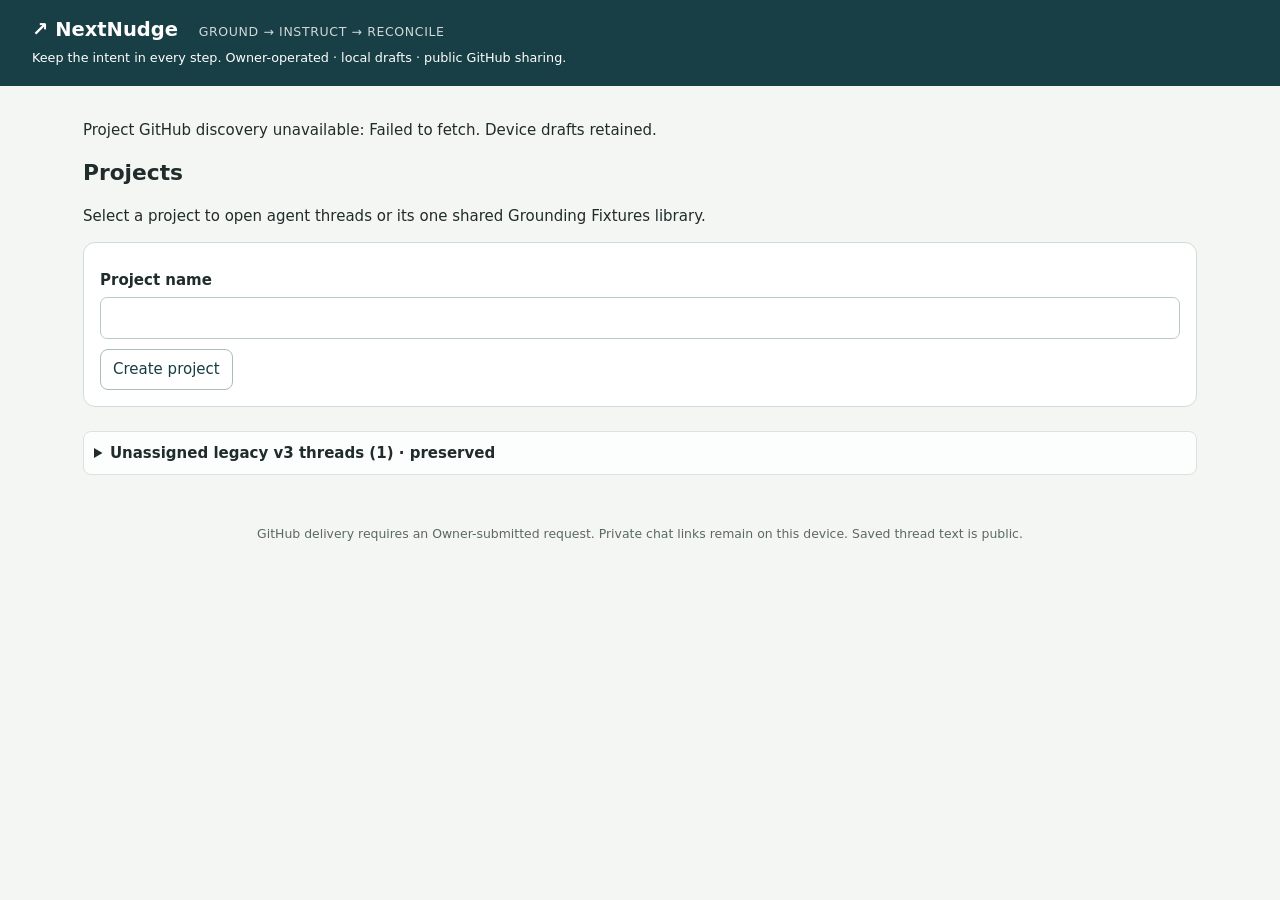
<file: site/nextnudge/index.html>
<!doctype html>
<html lang="en"><head><meta charset="utf-8"><meta name="viewport" content="width=device-width,initial-scale=1">
<title>NextNudge · Owner steering</title><link rel="stylesheet" href="revamp/style.css"></head>
<body><header><div><strong>↗ NextNudge</strong> <small>GROUND → INSTRUCT → RECONCILE</small></div>
<p>Keep the intent in every step. Owner-operated · local drafts · public GitHub sharing.</p></header>
<main><p id="notice" role="status" aria-live="polite"></p><div id="panel"></div></main>
<input id="import-file" type="file" accept=".md,text/markdown" hidden>
<footer>GitHub delivery requires an Owner-submitted request. Private chat links remain on this device. Saved thread text is public.</footer>
<script type="module" src="revamp/app.mjs"></script></body></html>
</file>
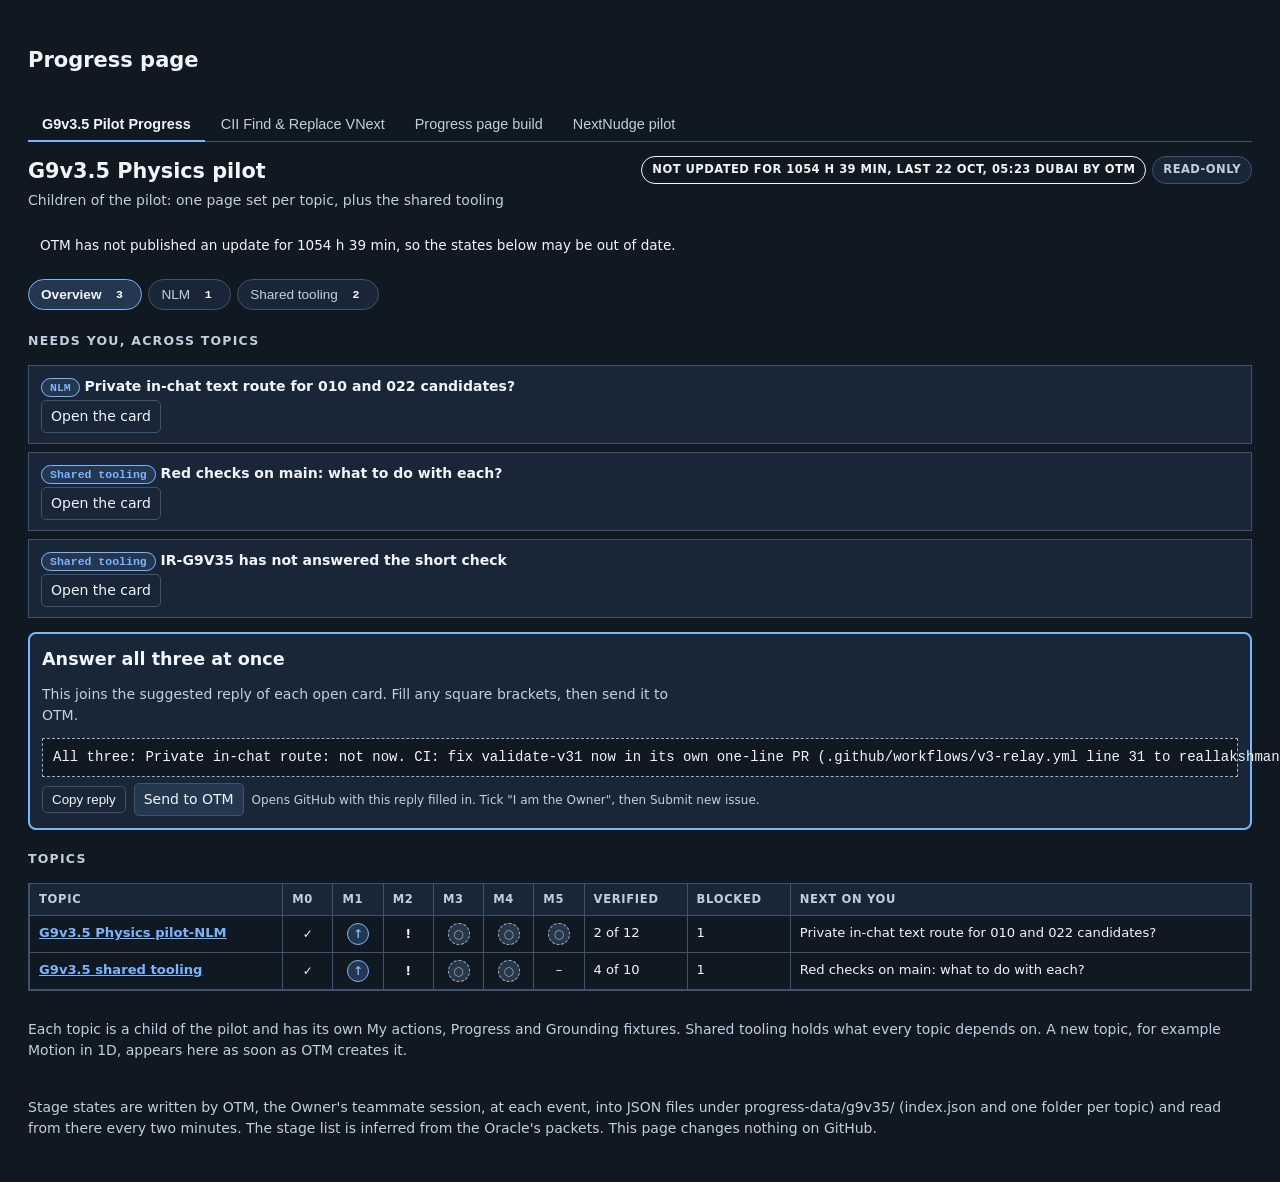
<file: site/progress/index.html>
<!doctype html>
<html lang="en"><head><meta charset="utf-8"><meta name="viewport" content="width=device-width,initial-scale=1">
<title>Progress · Standalone</title><link rel="icon" href="data:,"></head>
<body class="pp-standalone"><main id="app"></main>
<script type="module">
  import {mountProgress} from './viewer.mjs';
  const supplied = new URLSearchParams(location.search).get('data') || '../progress-data';
  const base = new URL(supplied.replace(/\/?$/, '/'), document.baseURI).href.replace(/\/$/,'');
  let stop, serial=0;
  async function draw() {
    const current=++serial;
    if (stop) {stop(); stop=null;}
    const next=await mountProgress(document.querySelector('#app'),{
      base, route: location.hash || '#progress-page', navigate: hash => {location.hash=hash;}
    });
    if(current!==serial) next(); else stop=next;
  }
  window.addEventListener('hashchange',draw); draw();
</script></body></html>
</file>
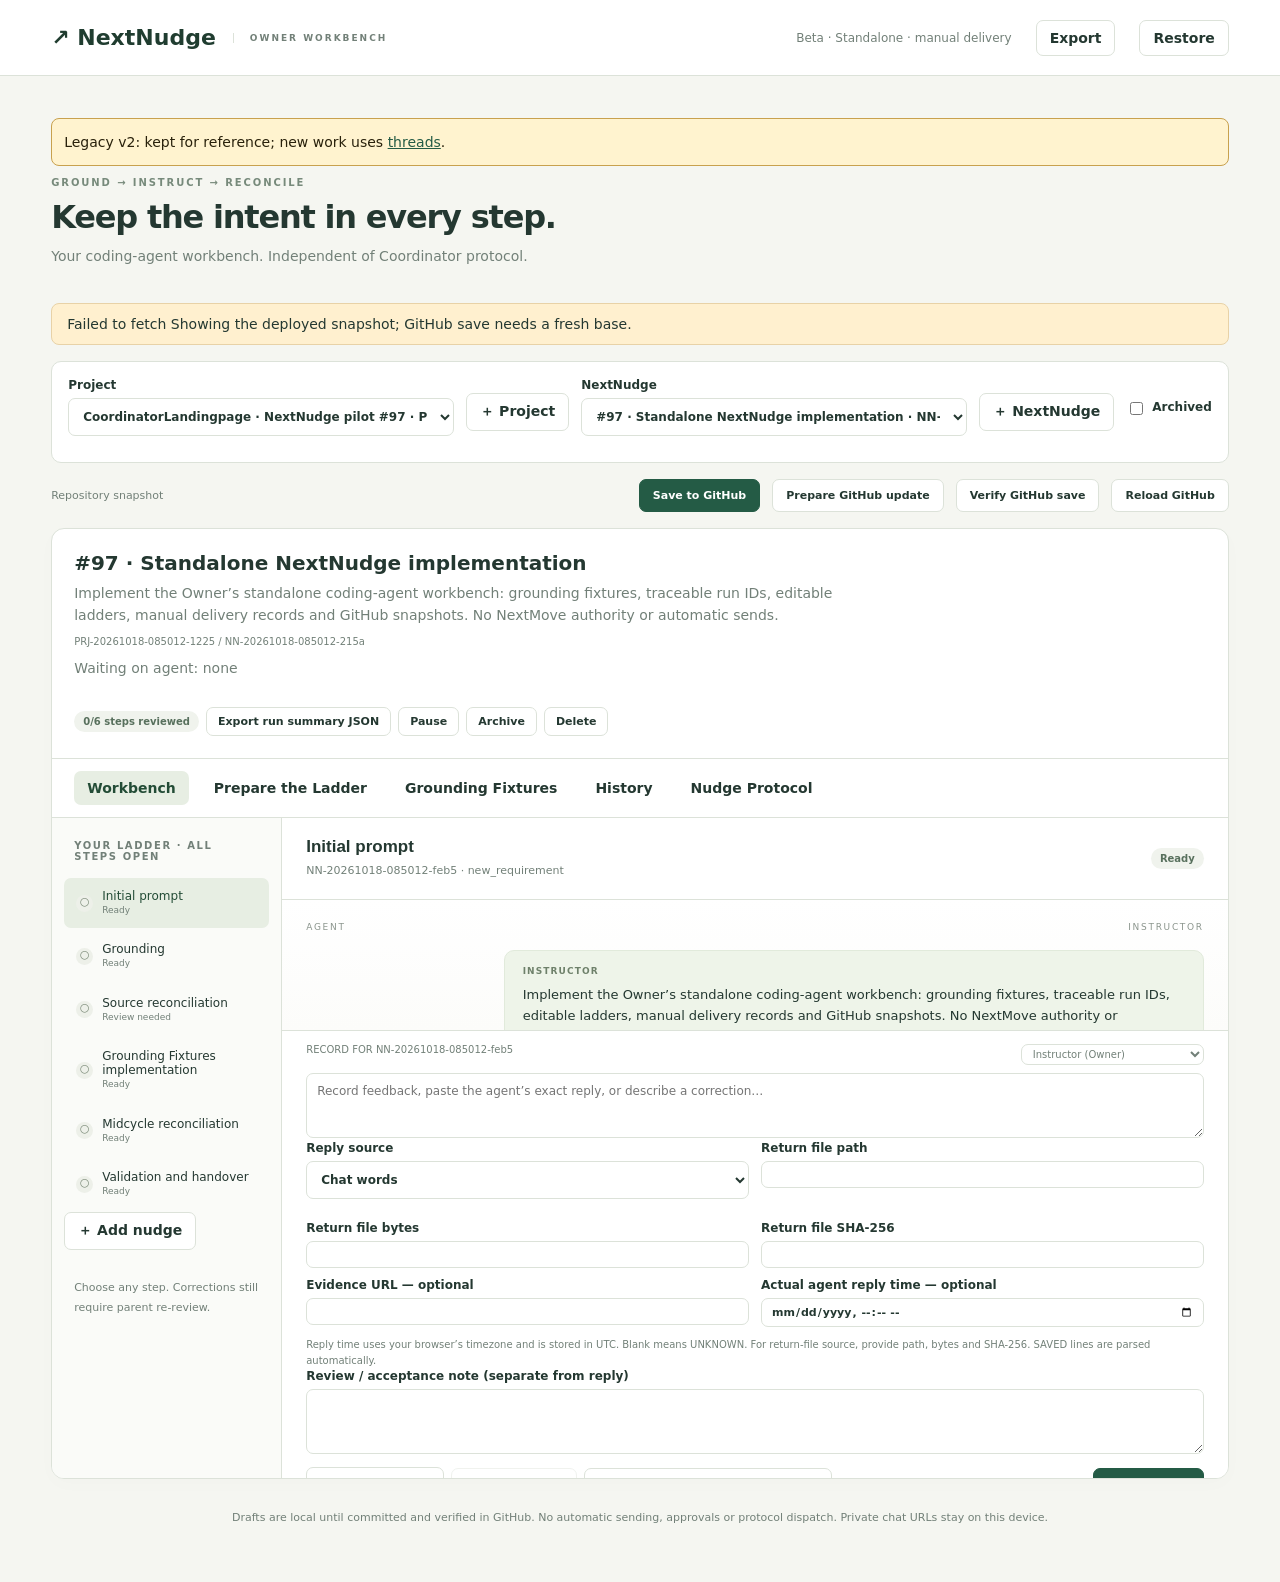
<file: site/nextnudge/v2.html>
<!doctype html>
<html lang="en"><head>
<meta charset="utf-8"><meta name="viewport" content="width=device-width,initial-scale=1">
<title>NextNudge Beta · Owner workbench</title>
<link rel="stylesheet" href="style.css">
</head><body>
<header class="top"><a class="brand" href="#">↗ NextNudge <small>OWNER WORKBENCH</small></a>
<span class="prototype">Beta · Standalone · manual delivery</span><button data-action="export">Export</button><button data-action="restore">Restore</button></header>
<main><p role="note" style="padding:12px;background:#fff3cf;color:#29210b;border:1px solid #c8a14e;border-radius:8px">Legacy v2: kept for reference; new work uses <a href="index.html">threads</a>.</p><div class="intro"><div><span class="eyebrow">GROUND → INSTRUCT → RECONCILE</span><h1>Keep the intent in every step.</h1><p>Your coding-agent workbench. Independent of Coordinator protocol.</p></div></div>
<div id="notice" role="status" aria-live="polite"></div>
<section class="project-bar"><label>Project<select id="project-select" aria-label="Project"></select></label><button data-action="new-project">＋ Project</button>
<label>NextNudge<select id="run-select" aria-label="NextNudge run"></select></label><button data-action="new-run" id="new-run">＋ NextNudge</button><label class="inline"><input id="show-archived" type="checkbox">Archived</label></section>
<section class="sync-bar"><span id="save-state">Loading repository…</span><button class="primary" data-action="github-save">Save to GitHub</button><button data-action="github-prepare">Prepare GitHub update</button><button data-action="github-verify">Verify GitHub save</button><button data-action="github-reload">Reload GitHub</button>
<a id="github-editor" hidden href="https://github.com/reallakshman19/CoordinatorLandingpage/edit/main/site/nextnudge-data/workbench.json" target="_blank" rel="noopener">Open GitHub editor ↗</a><a id="github-save-link" hidden target="_blank" rel="noopener noreferrer">Open prefilled Save issue ↗</a></section><div class="manual-copy"><textarea id="github-manual-json" hidden readonly aria-label="Prepared GitHub JSON for manual copy" rows="6"></textarea><button id="github-manual-select" type="button" data-action="select-github-json" hidden>Select all GitHub JSON</button></div>
<section class="manual-copy" aria-label="Manual chat packet copy"><textarea id="chat-manual-packet" hidden readonly aria-label="Exact NextNudge chat packet for manual copy" rows="8"></textarea><button id="chat-manual-select" type="button" data-action="select-chat-packet" hidden>Select all chat packet</button></section>
<section class="run" id="task"><div id="run-info"></div><nav id="tabs" aria-label="NextNudge sections"></nav><div id="content"></div></section>
<footer>Drafts are local until committed and verified in GitHub. No automatic sending, approvals or protocol dispatch. Private chat URLs stay on this device.</footer>
</main>
<input id="restore-file" type="file" accept="application/json" hidden><input id="profile-file" type="file" accept="application/json" hidden>
<dialog id="create-dialog"><form id="create-form"><h2 id="create-title">Create</h2><label>Name / label<input name="name" required maxlength="300"></label><label id="create-detail">Aim / instruction<textarea name="detail"></textarea></label><div class="actions"><button type="button" id="close-dialog">Cancel</button><button class="primary">Create</button></div></form></dialog>
<script type="module" src="app.mjs"></script>
</body></html>
</file>
<file: site/nextnudge/revamp/style.css>
:root{color-scheme:light dark;font-family:system-ui,-apple-system,sans-serif;font-size:15px;line-height:1.5}
*{box-sizing:border-box}body{margin:0;background:#f4f6f3;color:#202c2b}
[hidden]{display:none !important}
#editor:empty,#seal-host:empty,#composer:empty{display:none}
header{padding:15px clamp(12px,4vw,32px);background:#183f45;color:white}
header strong{font-size:1.3rem}header small{margin-left:16px;letter-spacing:.05em;opacity:.8}
header p{margin:4px 0;font-size:.85rem}
main{max-width:1150px;margin:0 auto;padding:18px}
h2{font-size:1.45rem;margin:8px 0 14px}h3{font-size:1.15rem}
button,a{font:inherit}button{cursor:pointer;border:1px solid #acbcba;background:#fff;color:#163d43;border-radius:8px;padding:8px 12px}
button:hover{background:#e1ecea}button:focus-visible,a:focus-visible,input:focus-visible,textarea:focus-visible,select:focus-visible{outline:3px solid #3487a1;outline-offset:2px}
button.primary{background:#183f45;color:#fff;border-color:#183f45;font-weight:600}
button.primary:hover{background:#276b6d}
button[disabled]{opacity:.45;cursor:not-allowed}
a{color:#145b81}p{overflow-wrap:anywhere}
section,form,.archive{background:white;border:1px solid #d1dcda;border-radius:12px;padding:16px;margin:12px 0}
label{display:block;font-weight:600;margin:10px 0}
input,textarea,select{display:block;width:100%;margin:5px 0;padding:9px;border:1px solid #b9cbc8;border-radius:7px;font:inherit;background:#fff;color:#202c2b}
textarea{resize:vertical;white-space:pre-wrap}
textarea.compact-textarea{min-height:44px;height:44px;resize:vertical}
.actions,.heading{display:flex;gap:9px;align-items:center;flex-wrap:wrap}
.heading h2{flex:1}.thread-list{display:grid;gap:8px}
.thread-row{display:flex;justify-content:space-between;gap:20px;text-align:left}
.thread-row span{color:#4b6668}
.intent{background:#ebf3f1;border-left:5px solid #276b6d;margin:12px 0}
.intent p{margin:6px 0}.intent button{margin-top:8px}
.intent-goal{font-size:1.05rem;font-weight:500}
.intent-meta{font-size:.92rem;color:#274343}
.intent-details{background:rgba(255,255,255,.6);border:1px solid #c7d8d5;margin:8px 0;padding:8px 12px;border-radius:6px}
.intent-details summary{font-weight:600;color:#183f45}
.current{margin-top:18px}
.hold{background:#fef3c7;border:2px solid #b45309;color:#92400e;padding:12px 14px;border-radius:8px;font-weight:600;margin:12px 0}
.hold-badge{display:inline-block;background:#b45309;color:#fff;padding:2px 8px;border-radius:4px;font-size:.85rem}
.grounding-actions,.composer-actions{display:flex;gap:10px;align-items:center;flex-wrap:wrap;margin:10px 0}
.grounding-status,.packet-status{font-size:.9rem;font-weight:600;color:#166534}
.fallback-reply,.thread-utilities{background:#f8faf9;border:1px solid #d1dcda;margin:12px 0;border-radius:8px}
.fallback-reply summary,.thread-utilities summary{color:#183f45}
.review-grid{display:grid;grid-template-columns:1fr 1fr;gap:14px}
.review-grid section{margin:0;min-width:0}
pre{white-space:pre-wrap;overflow-wrap:anywhere;background:#eef3f3;padding:12px;border-radius:7px}
.master-log-list{display:grid;gap:8px}.master-log-item{background:#fbfdfd;border:1px solid #d1dcda;border-radius:9px;padding:12px 15px}.master-log-item p{margin:5px 0}.master-log-item a{font-weight:600}\n#new-thread-error:not(:empty){background:#fff0ee;border:2px solid #bf3636;color:#852323;padding:12px;border-radius:8px;font-weight:600}\n.move-summary:target,.move-summary:focus{outline:3px solid #3487a1;outline-offset:2px}\n#notice:not(:empty){background:#e5f3fa;border:1px solid #9cc8da;border-radius:8px;padding:8px}
#composer{border-left:5px solid #183f45;background:#fafcfb;margin-top:14px}
.small,footer{font-size:.83rem;color:#5b6868}
footer{text-align:center;padding:20px}
.archive iframe{width:100%;height:620px;border:1px solid #c7d5d1;border-radius:7px}
details{background:#fcfdfd;border:1px solid #d9e3e0;padding:10px;margin:12px 0;border-radius:8px}
summary{cursor:pointer;font-weight:600}
@media(prefers-reduced-motion:reduce){*{scroll-behavior:auto !important;transition:none !important}}
.workspace-tabs{display:grid;grid-template-columns:repeat(6,minmax(0,1fr));gap:6px;margin:16px 0}
.workspace-tabs button{text-align:left;padding:10px 12px;border-color:transparent;background:transparent}
.workspace-tabs small{display:block;font-size:.73rem;font-weight:400;color:#526969;margin-top:3px}
.workspace-tabs [aria-current="page"]{background:#183f45;color:white;border-color:#183f45;font-weight:650}
.workspace-tabs [aria-current="page"] small{color:#d5eeeb}
.workspace{border-top:4px solid #276b6d;padding:22px}
.workspace-task{border-top-color:#246daa}.workspace-correction{border-top-color:#b66c25}.workspace-reconcile{border-top-color:#7555a1}
.workspace-heading{display:flex;justify-content:space-between;align-items:center;gap:20px}
.workspace-heading a{font-size:.85rem}.eyebrow{font-size:.9rem;color:#53696a;margin:0 0 4px}
.workspace-owner{padding:12px 0;border-bottom:1px solid #d1dcda}
#workspace-form{border:0;background:transparent;padding:0;margin:0}
.workspace-grid{display:grid;grid-template-columns:minmax(0,1.2fr) minmax(0,1fr);gap:28px}
.workspace-grid>div,.workspace-grid>aside{min-width:0}
.workspace h3{margin:16px 0 8px}.workspace label small{display:block;font-weight:400}
.workspace textarea,.workspace select{font-weight:400}
.workspace-actions{display:flex;align-items:center;gap:10px;flex-wrap:wrap;margin:22px 0 10px;padding-top:18px;border-top:1px solid #d1dcda}
#workspace-status{font-size:.85rem;color:#275e4f;max-width:55ch}
.source-links{padding-left:20px;overflow-wrap:anywhere;font-size:.88rem}
.linked-context,.response-source{padding:8px 0 14px;border-bottom:1px solid #d1dcda}
.response-source pre{max-height:280px;overflow:auto}.criterion{padding:12px 0;border-bottom:1px solid #d1dcda}
.workspace-empty{background:#f3f6f5;padding:14px;color:#53696a}
.workspace #composer{margin:20px 0 0}.workspace #composer .github-delivery{border:0;border-top:1px solid #d1dcda;border-radius:0;padding:14px 0}
@media(max-width:800px){.workspace-tabs{grid-template-columns:repeat(3,minmax(0,1fr))}.workspace-grid{grid-template-columns:1fr;gap:8px}.workspace{padding:14px}.workspace-heading{align-items:flex-start}.workspace-heading a{max-width:9ch}}
@media(max-width:650px){.review-grid{grid-template-columns:1fr}.thread-row{flex-direction:column;gap:0}header small{display:block;margin:0}}
@media(prefers-color-scheme:dark){body{background:#172328;color:#e5eeef}header{background:#102a33}
section,form,.archive,details{background:#22363b;border-color:#3f6266}
.intent{background:#2b4c4e;color:#fff}.intent-meta{color:#cce2e5}.intent-details{background:rgba(0,0,0,.2);border-color:#3f6266}.intent-details summary{color:#a5f3fc}
button,input,textarea,select{background:#183136;color:#e7eeee;border-color:#709093}
button:hover{background:#30575b}button.primary{background:#225a62;border-color:#38bdf8;color:#fff}button.primary:hover{background:#2c6e77}
.thread-row span,footer,.small{color:#b2c6c9}#composer{border-left-color:#38bdf8;background:#1c2e33}
.fallback-reply,.thread-utilities{background:#1e3035;border-color:#3f6266}
.fallback-reply summary,.thread-utilities summary{color:#a5f3fc}
.grounding-status,.packet-status{color:#86efac}
.workspace-tabs small,.eyebrow{color:#b2c6c9}.workspace-tabs [aria-current="page"]{background:#225a62;border-color:#38bdf8}
.workspace-tabs [aria-current="page"] small{color:#d5eeeb}
.workspace-owner,.workspace-actions,.linked-context,.response-source,.criterion{border-color:#3f6266}
#workspace-status{color:#86efac}.workspace-empty{background:#183136;color:#b2c6c9}
.workspace a{color:#8bd5ee}
pre{background:#152e33}#notice:not(:empty){background:#264e58}.hold{background:#451a03;border-color:#f59e0b;color:#fef3c7}}
</file>
<file: site/nextnudge/style.css>
@import url("base.css");
@import url("workbench.css");
@import url("controls.css");
@import url("forms.css");
</file>
